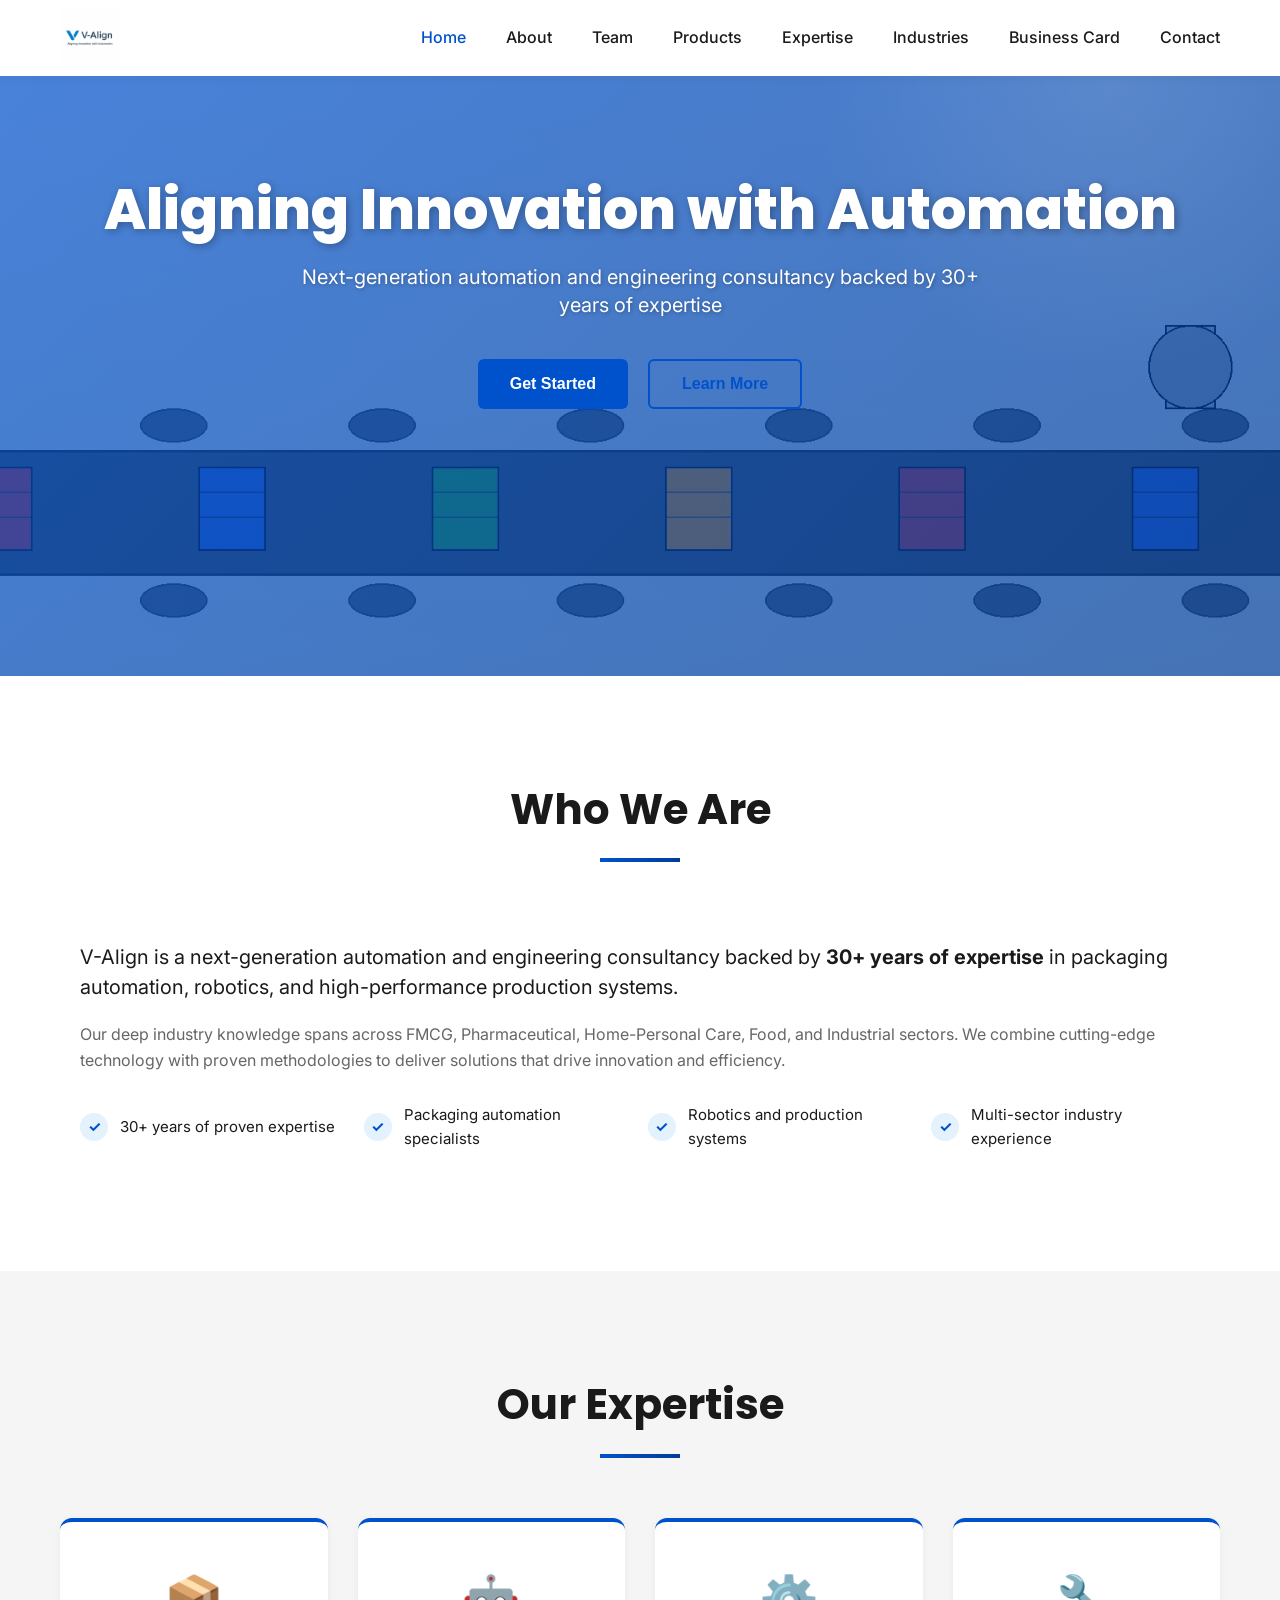
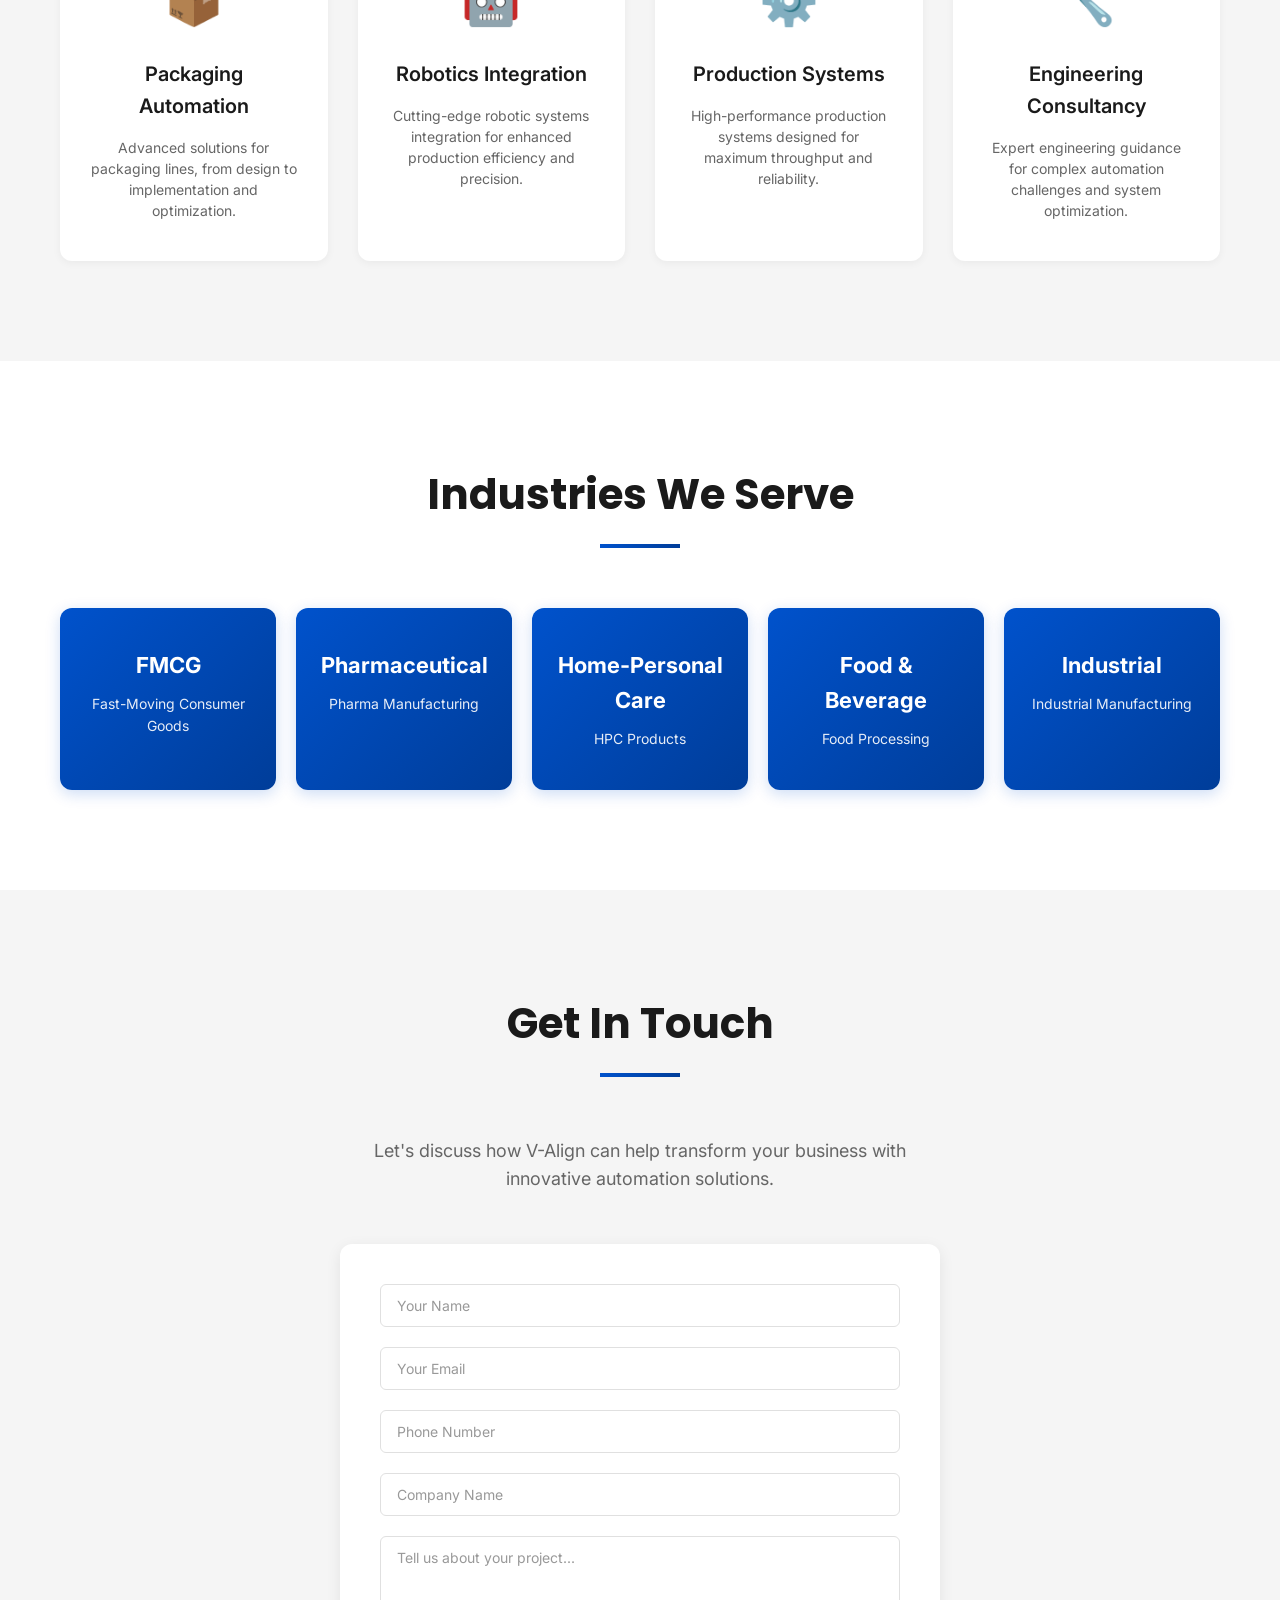
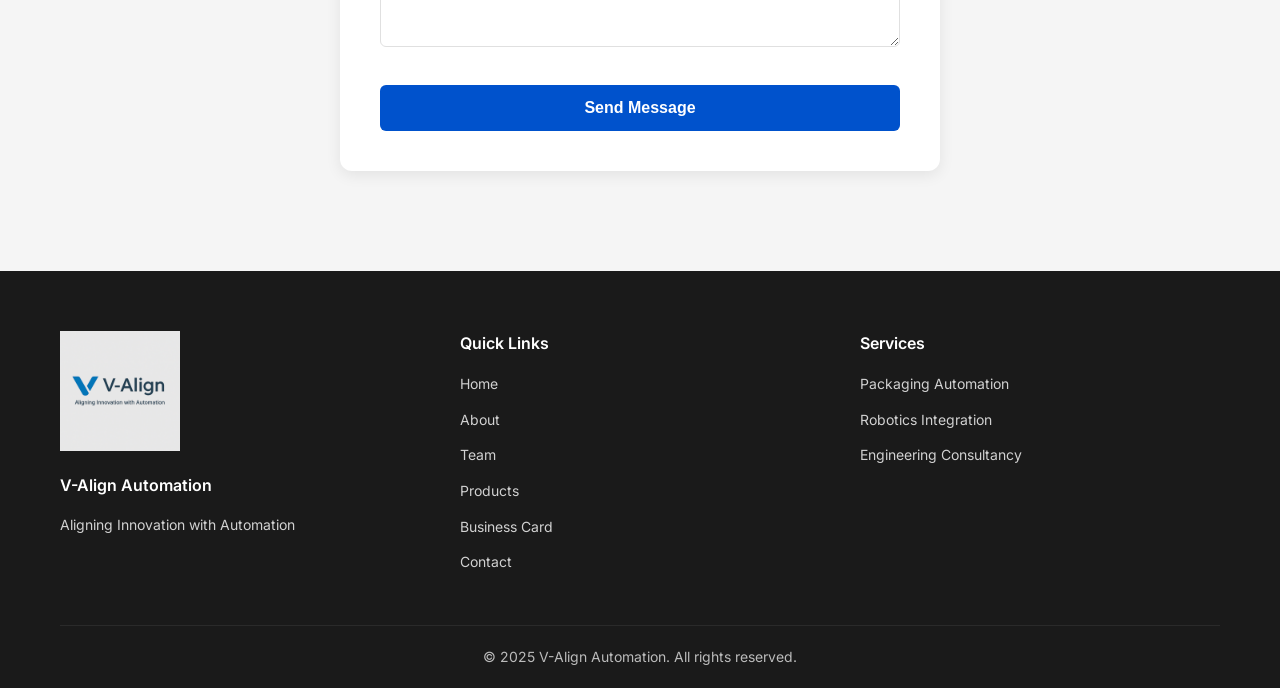
<file: index.html>
<!DOCTYPE html>
<html lang="en">
<head>
    <meta charset="UTF-8">
    <meta name="viewport" content="width=device-width, initial-scale=1.0">
    <title>V-Align Automation - Aligning Innovation with Automation</title>
    <meta name="description" content="Next-generation automation and engineering consultancy with 30+ years of expertise in packaging automation, robotics, and production systems.">
    <link rel="stylesheet" href="styles.css">
    <link rel="preconnect" href="https://fonts.googleapis.com">
    <link rel="preconnect" href="https://fonts.gstatic.com" crossorigin>
    <link href="https://fonts.googleapis.com/css2?family=Inter:wght@300;400;500;600;700&family=Poppins:wght@600;700;800&display=swap" rel="stylesheet">
</head>
<body>
    <!-- Navigation -->
    <nav class="navbar">
        <div class="container">
            <div class="nav-wrapper">
                <div class="logo">
                    <img src="logo.png" alt="V-Align Automation Logo" class="logo-image">
                </div>
                <button class="mobile-menu-toggle" id="mobileMenuToggle">
                    <span></span>
                    <span></span>
                    <span></span>
                </button>
                <ul class="nav-menu" id="navMenu">
                    <li><a href="#home" class="nav-link active">Home</a></li>
                    <li><a href="#about" class="nav-link">About</a></li>
                    <li><a href="team.html" class="nav-link">Team</a></li>
                    <li><a href="products.html" class="nav-link">Products</a></li>
                    <li><a href="#expertise" class="nav-link">Expertise</a></li>
                    <li><a href="#industries" class="nav-link">Industries</a></li>
                    <li><a href="business-card.html" class="nav-link">Business Card</a></li>
                    <li><a href="#contact" class="nav-link">Contact</a></li>
                </ul>
            </div>
        </div>
    </nav>

    <!-- Hero Section -->
    <section class="hero" id="home">
        <div class="hero-background"></div>
        <div class="container">
            <div class="hero-content">
                <h1 class="hero-title">Aligning Innovation with Automation</h1>
                <p class="hero-subtitle">Next-generation automation and engineering consultancy backed by 30+ years of expertise</p>
                <div class="hero-buttons">
                    <button class="btn btn-primary" onclick="document.getElementById('contact').scrollIntoView({behavior: 'smooth'})">Get Started</button>
                    <button class="btn btn-secondary" onclick="document.getElementById('about').scrollIntoView({behavior: 'smooth'})">Learn More</button>
                </div>
            </div>
        </div>
    </section>

    <!-- About Section -->
    <section class="about" id="about">
        <div class="container">
            <div class="section-header">
                <h2>Who We Are</h2>
                <div class="header-underline"></div>
            </div>
            <div class="about-grid">
                <div class="about-content">
                    <p class="about-intro">
                        V-Align is a next-generation automation and engineering consultancy backed by <strong>30+ years of expertise</strong> in packaging automation, robotics, and high-performance production systems.
                    </p>
                    <p class="about-description">
                        Our deep industry knowledge spans across FMCG, Pharmaceutical, Home-Personal Care, Food, and Industrial sectors. We combine cutting-edge technology with proven methodologies to deliver solutions that drive innovation and efficiency.
                    </p>
                    <div class="about-highlights">
                        <div class="highlight-item">
                            <span class="highlight-icon">✓</span>
                            <span>30+ years of proven expertise</span>
                        </div>
                        <div class="highlight-item">
                            <span class="highlight-icon">✓</span>
                            <span>Packaging automation specialists</span>
                        </div>
                        <div class="highlight-item">
                            <span class="highlight-icon">✓</span>
                            <span>Robotics and production systems</span>
                        </div>
                        <div class="highlight-item">
                            <span class="highlight-icon">✓</span>
                            <span>Multi-sector industry experience</span>
                        </div>
                    </div>
                </div>
            </div>
        </div>
    </section>

    <!-- Expertise Section -->
    <section class="expertise" id="expertise">
        <div class="container">
            <div class="section-header">
                <h2>Our Expertise</h2>
                <div class="header-underline"></div>
            </div>
            <div class="expertise-grid">
                <div class="expertise-card">
                    <div class="expertise-icon">📦</div>
                    <h3>Packaging Automation</h3>
                    <p>Advanced solutions for packaging lines, from design to implementation and optimization.</p>
                </div>
                <div class="expertise-card">
                    <div class="expertise-icon">🤖</div>
                    <h3>Robotics Integration</h3>
                    <p>Cutting-edge robotic systems integration for enhanced production efficiency and precision.</p>
                </div>
                <div class="expertise-card">
                    <div class="expertise-icon">⚙️</div>
                    <h3>Production Systems</h3>
                    <p>High-performance production systems designed for maximum throughput and reliability.</p>
                </div>
                <div class="expertise-card">
                    <div class="expertise-icon">🔧</div>
                    <h3>Engineering Consultancy</h3>
                    <p>Expert engineering guidance for complex automation challenges and system optimization.</p>
                </div>
            </div>
        </div>
    </section>

    <!-- Industries Section -->
    <section class="industries" id="industries">
        <div class="container">
            <div class="section-header">
                <h2>Industries We Serve</h2>
                <div class="header-underline"></div>
            </div>
            <div class="industries-grid">
                <div class="industry-card">
                    <h3>FMCG</h3>
                    <p>Fast-Moving Consumer Goods</p>
                </div>
                <div class="industry-card">
                    <h3>Pharmaceutical</h3>
                    <p>Pharma Manufacturing</p>
                </div>
                <div class="industry-card">
                    <h3>Home-Personal Care</h3>
                    <p>HPC Products</p>
                </div>
                <div class="industry-card">
                    <h3>Food & Beverage</h3>
                    <p>Food Processing</p>
                </div>
                <div class="industry-card">
                    <h3>Industrial</h3>
                    <p>Industrial Manufacturing</p>
                </div>
            </div>
        </div>
    </section>

    <!-- Contact Section -->
    <section class="contact" id="contact">
        <div class="container">
            <div class="section-header">
                <h2>Get In Touch</h2>
                <div class="header-underline"></div>
            </div>
            <div class="contact-content">
                <p class="contact-intro">
                    Let's discuss how V-Align can help transform your business with innovative automation solutions.
                </p>
                <form class="contact-form" id="contactForm">
                    <div class="form-group">
                        <input type="text" placeholder="Your Name" required>
                    </div>
                    <div class="form-group">
                        <input type="email" placeholder="Your Email" required>
                    </div>
                    <div class="form-group">
                        <input type="tel" placeholder="Phone Number">
                    </div>
                    <div class="form-group">
                        <input type="text" placeholder="Company Name">
                    </div>
                    <div class="form-group">
                        <textarea placeholder="Tell us about your project..." rows="5" required></textarea>
                    </div>
                    <button type="submit" class="btn btn-primary">Send Message</button>
                </form>
            </div>
        </div>
    </section>

    <!-- Footer -->
    <footer class="footer">
        <div class="container">
            <div class="footer-content">
                <div class="footer-section">
                    <img src="logo.png" alt="V-Align Automation Logo" class="footer-logo">
                    <h4>V-Align Automation</h4>
                    <p>Aligning Innovation with Automation</p>
                </div>
                <div class="footer-section">
                    <h4>Quick Links</h4>
                    <ul>
                        <li><a href="#home">Home</a></li>
                        <li><a href="#about">About</a></li>
                        <li><a href="team.html">Team</a></li>
                        <li><a href="products.html">Products</a></li>
                        <li><a href="business-card.html">Business Card</a></li>
                        <li><a href="#contact">Contact</a></li>
                    </ul>
                </div>
                <div class="footer-section">
                    <h4>Services</h4>
                    <ul>
                        <li><a href="#expertise">Packaging Automation</a></li>
                        <li><a href="#expertise">Robotics Integration</a></li>
                        <li><a href="#expertise">Engineering Consultancy</a></li>
                    </ul>
                </div>
            </div>
            <div class="footer-bottom">
                <p>&copy; 2025 V-Align Automation. All rights reserved.</p>
            </div>
        </div>
    </footer>

    <script src="script.js"></script>
</body>
</html>
</file>
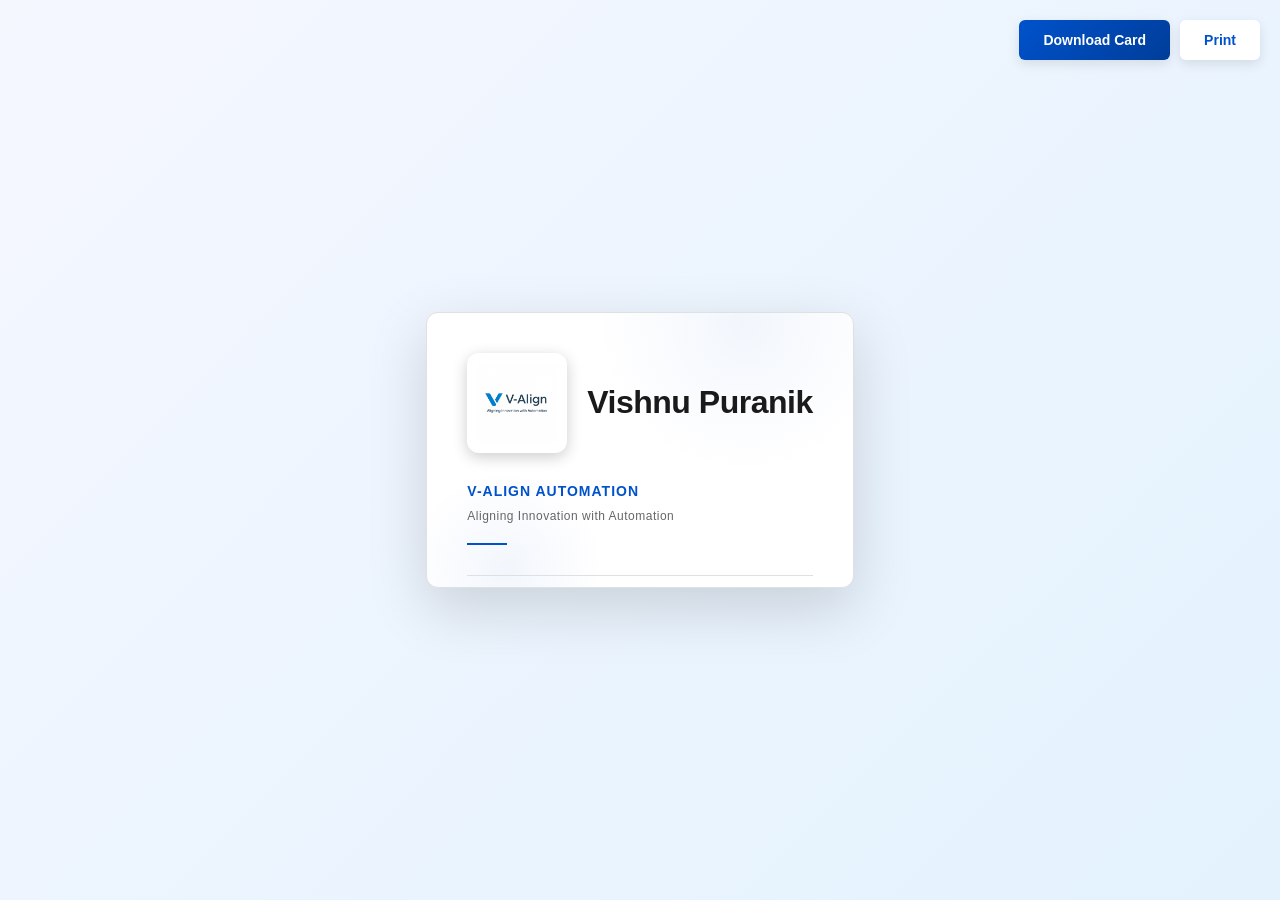
<file: business-card.html>
<!DOCTYPE html>
<html lang="en">
<head>
    <meta charset="UTF-8">
    <meta name="viewport" content="width=device-width, initial-scale=1.0">
    <title>Business Card - Vishnu Puranik</title>
    <style>
        * {
            margin: 0;
            padding: 0;
            box-sizing: border-box;
        }

        body {
            font-family: 'Inter', sans-serif;
            display: flex;
            justify-content: center;
            align-items: center;
            min-height: 100vh;
            background: linear-gradient(135deg, #f5f7ff 0%, #e3f2fd 100%);
            padding: 20px;
        }

        .card-container {
            perspective: 1000px;
        }

        .business-card {
            width: 100%;
            max-width: 500px;
            aspect-ratio: 85 / 55;
            background: white;
            border-radius: 12px;
            padding: 40px;
            box-shadow: 0 20px 60px rgba(0, 0, 0, 0.15);
            display: flex;
            flex-direction: column;
            justify-content: space-between;
            position: relative;
            overflow: hidden;
            border: 1px solid #e0e0e0;
        }

        /* Background accent */
        .business-card::before {
            content: '';
            position: absolute;
            top: -50%;
            right: -10%;
            width: 300px;
            height: 300px;
            background: radial-gradient(circle, rgba(0, 82, 204, 0.05) 0%, transparent 70%);
            border-radius: 50%;
        }

        .business-card::after {
            content: '';
            position: absolute;
            bottom: -30%;
            left: -5%;
            width: 200px;
            height: 200px;
            background: radial-gradient(circle, rgba(0, 82, 204, 0.05) 0%, transparent 70%);
            border-radius: 50%;
        }

        .card-content {
            position: relative;
            z-index: 1;
            display: flex;
            flex-direction: column;
            justify-content: space-between;
            height: 100%;
        }

        .card-header {
            display: flex;
            align-items: center;
            gap: 20px;
            margin-bottom: 30px;
        }

        .card-logo {
            width: 100px;
            height: 100px;
            background: white;
            border-radius: 12px;
            padding: 10px;
            display: flex;
            align-items: center;
            justify-content: center;
            flex-shrink: 0;
            box-shadow: 0 4px 15px rgba(0, 0, 0, 0.2);
        }

        .card-logo img {
            width: 100%;
            height: 100%;
            object-fit: contain;
        }

        .card-name {
            color: #1a1a1a;
            font-size: 32px;
            font-weight: 700;
            letter-spacing: -0.5px;
        }

        .company-info {
            display: flex;
            flex-direction: column;
            gap: 10px;
            margin-bottom: 20px;
        }

        .company-name {
            color: #0052CC;
            font-size: 14px;
            font-weight: 600;
            letter-spacing: 1px;
            text-transform: uppercase;
            opacity: 1;
        }

        .tagline {
            color: #666;
            font-size: 12px;
            letter-spacing: 0.5px;
        }

        .divider {
            width: 40px;
            height: 2px;
            background: #0052CC;
            margin: 10px 0;
        }

        .card-footer {
            display: flex;
            flex-direction: column;
            gap: 8px;
            border-top: 1px solid #e0e0e0;
            padding-top: 20px;
        }

        .contact-item {
            color: #1a1a1a;
            font-size: 11px;
            display: flex;
            align-items: center;
            gap: 10px;
        }

        .contact-icon {
            width: 16px;
            height: 16px;
            background: #0052CC;
            border-radius: 3px;
            display: flex;
            align-items: center;
            justify-content: center;
            font-size: 9px;
            color: white;
        }

        .contact-text {
            flex: 1;
        }

        /* Print Styles */
        @media print {
            body {
                background: white;
                padding: 0;
            }

            .business-card {
                box-shadow: none;
                max-width: none;
                width: 500px;
                aspect-ratio: 85 / 55;
            }

            .print-button {
                display: none;
            }
        }

        /* Controls */
        .controls {
            position: fixed;
            top: 20px;
            right: 20px;
            display: flex;
            gap: 10px;
            z-index: 100;
        }

        .btn {
            padding: 12px 24px;
            border: none;
            border-radius: 6px;
            font-size: 14px;
            font-weight: 600;
            cursor: pointer;
            transition: all 0.3s ease;
            background: white;
            color: #0052CC;
            box-shadow: 0 4px 12px rgba(0, 0, 0, 0.1);
        }

        .btn:hover {
            transform: translateY(-2px);
            box-shadow: 0 6px 20px rgba(0, 0, 0, 0.15);
        }

        .btn-download {
            background: linear-gradient(135deg, #0052CC 0%, #003D99 100%);
            color: white;
        }

        /* Responsive */
        @media (max-width: 768px) {
            .business-card {
                padding: 30px;
            }

            .card-header {
                gap: 15px;
                margin-bottom: 20px;
            }

            .card-logo {
                width: 80px;
                height: 80px;
            }

            .card-name {
                font-size: 24px;
            }

            .controls {
                flex-direction: column;
                top: 10px;
                right: 10px;
            }

            .btn {
                padding: 10px 16px;
                font-size: 12px;
            }
        }
    </style>
</head>
<body>
    <div class="controls">
        <button class="btn btn-download" onclick="downloadCard()">Download Card</button>
        <button class="btn print-button" onclick="window.print()">Print</button>
    </div>

    <div class="card-container">
        <div class="business-card" id="businessCard">
            <div class="card-content">
                <div>
                    <div class="card-header">
                        <div class="card-logo">
                            <img src="logo.png" alt="V-Align Automation Logo">
                        </div>
                        <div>
                            <div class="card-name">Vishnu Puranik</div>
                        </div>
                    </div>
                    <div class="company-info">
                        <div class="company-name">V-Align Automation</div>
                        <div class="tagline">Aligning Innovation with Automation</div>
                        <div class="divider"></div>
                    </div>
                </div>

                <div class="card-footer">
                    <div class="contact-item">
                        <div class="contact-icon">✉</div>
                        <div class="contact-text">info@v-alignautomation.com</div>
                    </div>
                    <div class="contact-item">
                        <div class="contact-icon">☎</div>
                        <div class="contact-text">+91 6360-558-726</div>
                    </div>
                    <div class="contact-item">
                        <div class="contact-icon">🌐</div>
                        <div class="contact-text">v-align-automation.github.io</div>
                    </div>
                </div>
            </div>
        </div>
    </div>

    <script>
        function downloadCard() {
            // Create canvas from the card element
            const card = document.getElementById('businessCard');
            const canvas = document.createElement('canvas');
            
            // Set canvas dimensions to match business card (85mm x 55mm in pixels at 96 DPI)
            canvas.width = 800;  // Width: ~85mm
            canvas.height = 520; // Height: ~55mm
            
            // Use html2canvas library or download as image
            // For now, trigger print dialog which allows PDF download
            window.print();
        }

        // Keyboard shortcut for print
        document.addEventListener('keydown', function(e) {
            if (e.ctrlKey && e.key === 'p') {
                e.preventDefault();
                window.print();
            }
        });
    </script>
</body>
</html>
</file>
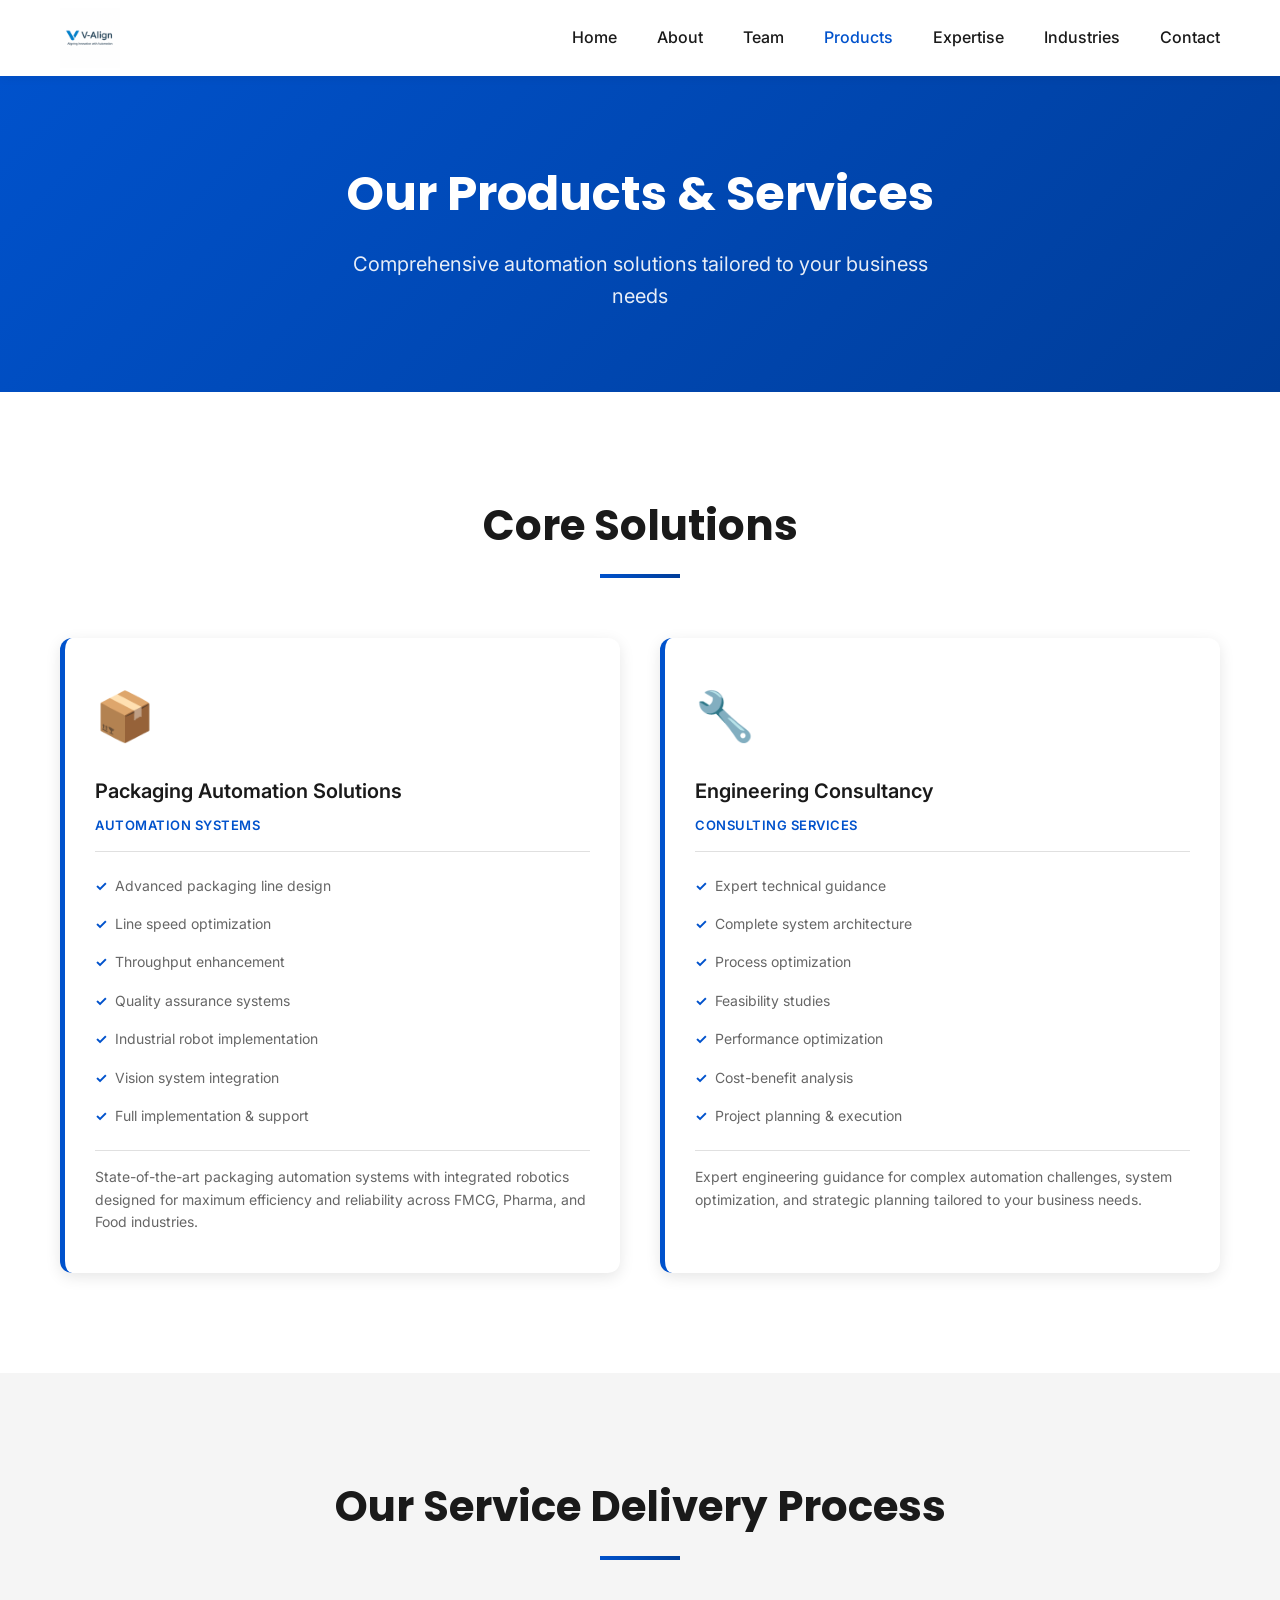
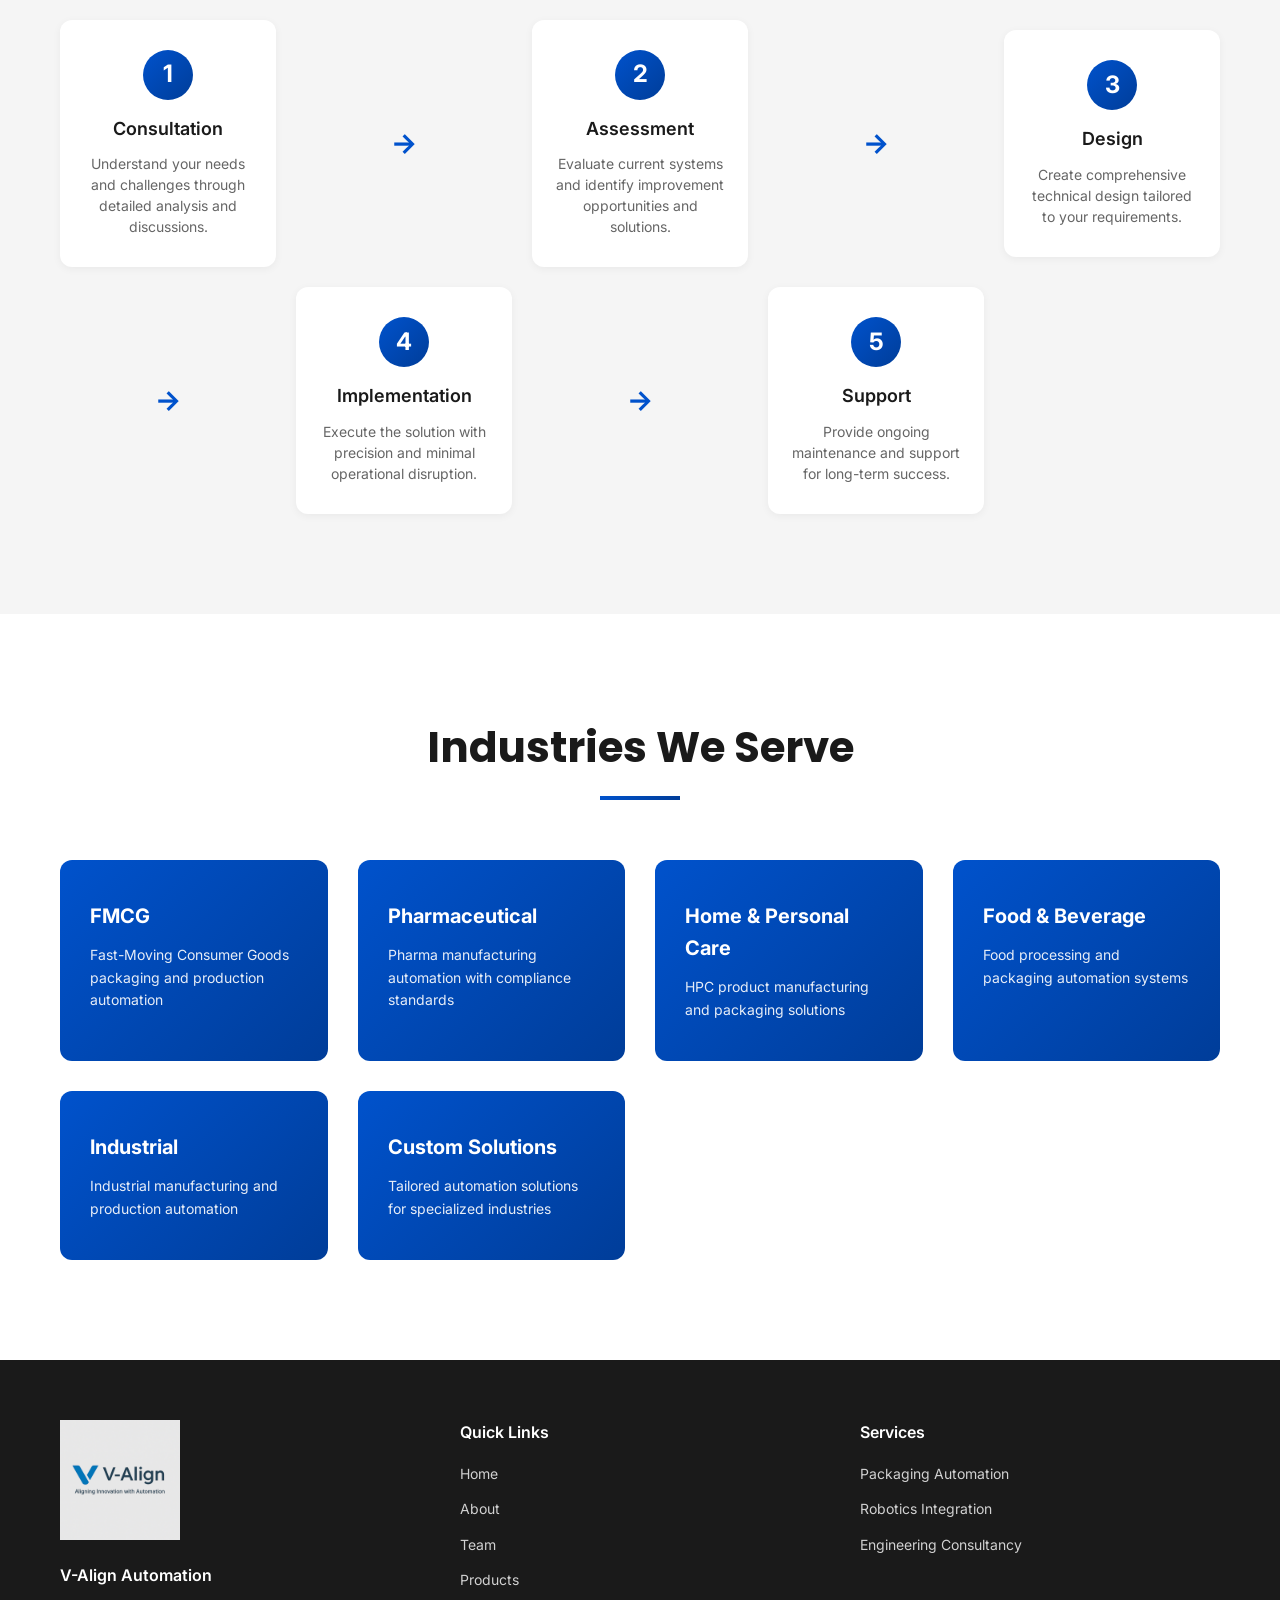
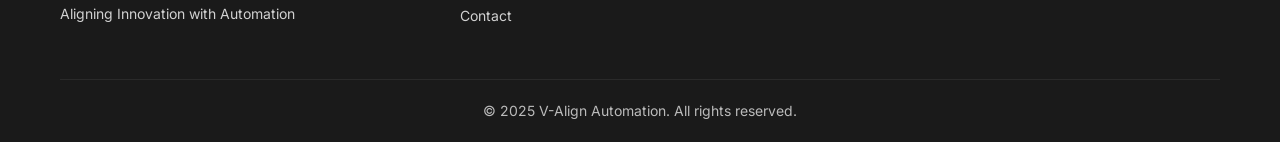
<file: products.html>
<!DOCTYPE html>
<html lang="en">
<head>
    <meta charset="UTF-8">
    <meta name="viewport" content="width=device-width, initial-scale=1.0">
    <title>Products & Services - V-Align Automation</title>
    <meta name="description" content="Explore V-Align Automation's comprehensive suite of products and services for automation solutions.">
    <link rel="stylesheet" href="styles.css">
    <link rel="preconnect" href="https://fonts.googleapis.com">
    <link rel="preconnect" href="https://fonts.gstatic.com" crossorigin>
    <link href="https://fonts.googleapis.com/css2?family=Inter:wght@300;400;500;600;700&family=Poppins:wght@600;700;800&display=swap" rel="stylesheet">
</head>
<body>
    <!-- Navigation -->
    <nav class="navbar">
        <div class="container">
            <div class="nav-wrapper">
                <div class="logo">
                    <img src="logo.png" alt="V-Align Automation Logo" class="logo-image">
                </div>
                <button class="mobile-menu-toggle" id="mobileMenuToggle">
                    <span></span>
                    <span></span>
                    <span></span>
                </button>
                <ul class="nav-menu" id="navMenu">
                    <li><a href="index.html#home" class="nav-link">Home</a></li>
                    <li><a href="index.html#about" class="nav-link">About</a></li>
                    <li><a href="team.html" class="nav-link">Team</a></li>
                    <li><a href="products.html" class="nav-link active">Products</a></li>
                    <li><a href="index.html#expertise" class="nav-link">Expertise</a></li>
                    <li><a href="index.html#industries" class="nav-link">Industries</a></li>
                    <li><a href="index.html#contact" class="nav-link">Contact</a></li>
                </ul>
            </div>
        </div>
    </nav>

    <!-- Page Header -->
    <section class="page-header">
        <div class="container">
            <h1>Our Products & Services</h1>
            <p>Comprehensive automation solutions tailored to your business needs</p>
        </div>
    </section>

    <!-- Products Section -->
    <section class="products-section">
        <div class="container">
            <div class="section-header">
                <h2>Core Solutions</h2>
                <div class="header-underline"></div>
            </div>

            <div class="products-grid">
                <!-- Product 1 -->
                <div class="product-card">
                    <div class="product-icon">📦</div>
                    <h3>Packaging Automation Solutions</h3>
                    <p class="product-category">Automation Systems</p>
                    <ul class="product-features">
                        <li>Advanced packaging line design</li>
                        <li>Line speed optimization</li>
                        <li>Throughput enhancement</li>
                        <li>Quality assurance systems</li>
                        <li>Industrial robot implementation</li>
                        <li>Vision system integration</li>
                        <li>Full implementation & support</li>
                    </ul>
                    <p class="product-description">
                        State-of-the-art packaging automation systems with integrated robotics designed for maximum efficiency and reliability across FMCG, Pharma, and Food industries.
                    </p>
                </div>

                <!-- Product 2 -->
                <div class="product-card">
                    <div class="product-icon">🔧</div>
                    <h3>Engineering Consultancy</h3>
                    <p class="product-category">Consulting Services</p>
                    <ul class="product-features">
                        <li>Expert technical guidance</li>
                        <li>Complete system architecture</li>
                        <li>Process optimization</li>
                        <li>Feasibility studies</li>
                        <li>Performance optimization</li>
                        <li>Cost-benefit analysis</li>
                        <li>Project planning & execution</li>
                    </ul>
                    <p class="product-description">
                        Expert engineering guidance for complex automation challenges, system optimization, and strategic planning tailored to your business needs.
                    </p>
                </div>
            </div>
        </div>
    </section>

    <!-- Service Delivery Section -->
    <section class="service-delivery">
        <div class="container">
            <div class="section-header">
                <h2>Our Service Delivery Process</h2>
                <div class="header-underline"></div>
            </div>

            <div class="process-grid">
                <div class="process-step">
                    <div class="step-number">1</div>
                    <h3>Consultation</h3>
                    <p>Understand your needs and challenges through detailed analysis and discussions.</p>
                </div>
                <div class="process-arrow">→</div>
                <div class="process-step">
                    <div class="step-number">2</div>
                    <h3>Assessment</h3>
                    <p>Evaluate current systems and identify improvement opportunities and solutions.</p>
                </div>
                <div class="process-arrow">→</div>
                <div class="process-step">
                    <div class="step-number">3</div>
                    <h3>Design</h3>
                    <p>Create comprehensive technical design tailored to your requirements.</p>
                </div>
                <div class="process-arrow">→</div>
                <div class="process-step">
                    <div class="step-number">4</div>
                    <h3>Implementation</h3>
                    <p>Execute the solution with precision and minimal operational disruption.</p>
                </div>
                <div class="process-arrow">→</div>
                <div class="process-step">
                    <div class="step-number">5</div>
                    <h3>Support</h3>
                    <p>Provide ongoing maintenance and support for long-term success.</p>
                </div>
            </div>
        </div>
    </section>

    <!-- Industries Served -->
    <section class="served-industries">
        <div class="container">
            <div class="section-header">
                <h2>Industries We Serve</h2>
                <div class="header-underline"></div>
            </div>

            <div class="industries-list">
                <div class="industry-item">
                    <h4>FMCG</h4>
                    <p>Fast-Moving Consumer Goods packaging and production automation</p>
                </div>
                <div class="industry-item">
                    <h4>Pharmaceutical</h4>
                    <p>Pharma manufacturing automation with compliance standards</p>
                </div>
                <div class="industry-item">
                    <h4>Home & Personal Care</h4>
                    <p>HPC product manufacturing and packaging solutions</p>
                </div>
                <div class="industry-item">
                    <h4>Food & Beverage</h4>
                    <p>Food processing and packaging automation systems</p>
                </div>
                <div class="industry-item">
                    <h4>Industrial</h4>
                    <p>Industrial manufacturing and production automation</p>
                </div>
                <div class="industry-item">
                    <h4>Custom Solutions</h4>
                    <p>Tailored automation solutions for specialized industries</p>
                </div>
            </div>
        </div>
    </section>

    <!-- Footer -->
    <footer class="footer">
        <div class="container">
            <div class="footer-content">
                <div class="footer-section">
                    <img src="logo.png" alt="V-Align Automation Logo" class="footer-logo">
                    <h4>V-Align Automation</h4>
                    <p>Aligning Innovation with Automation</p>
                </div>
                <div class="footer-section">
                    <h4>Quick Links</h4>
                    <ul>
                        <li><a href="index.html#home">Home</a></li>
                        <li><a href="index.html#about">About</a></li>
                        <li><a href="team.html">Team</a></li>
                        <li><a href="products.html">Products</a></li>
                        <li><a href="index.html#contact">Contact</a></li>
                    </ul>
                </div>
                <div class="footer-section">
                    <h4>Services</h4>
                    <ul>
                        <li><a href="products.html">Packaging Automation</a></li>
                        <li><a href="products.html">Robotics Integration</a></li>
                        <li><a href="products.html">Engineering Consultancy</a></li>
                    </ul>
                </div>
            </div>
            <div class="footer-bottom">
                <p>&copy; 2025 V-Align Automation. All rights reserved.</p>
            </div>
        </div>
    </footer>

    <script src="script.js"></script>
</body>
</html>
</file>
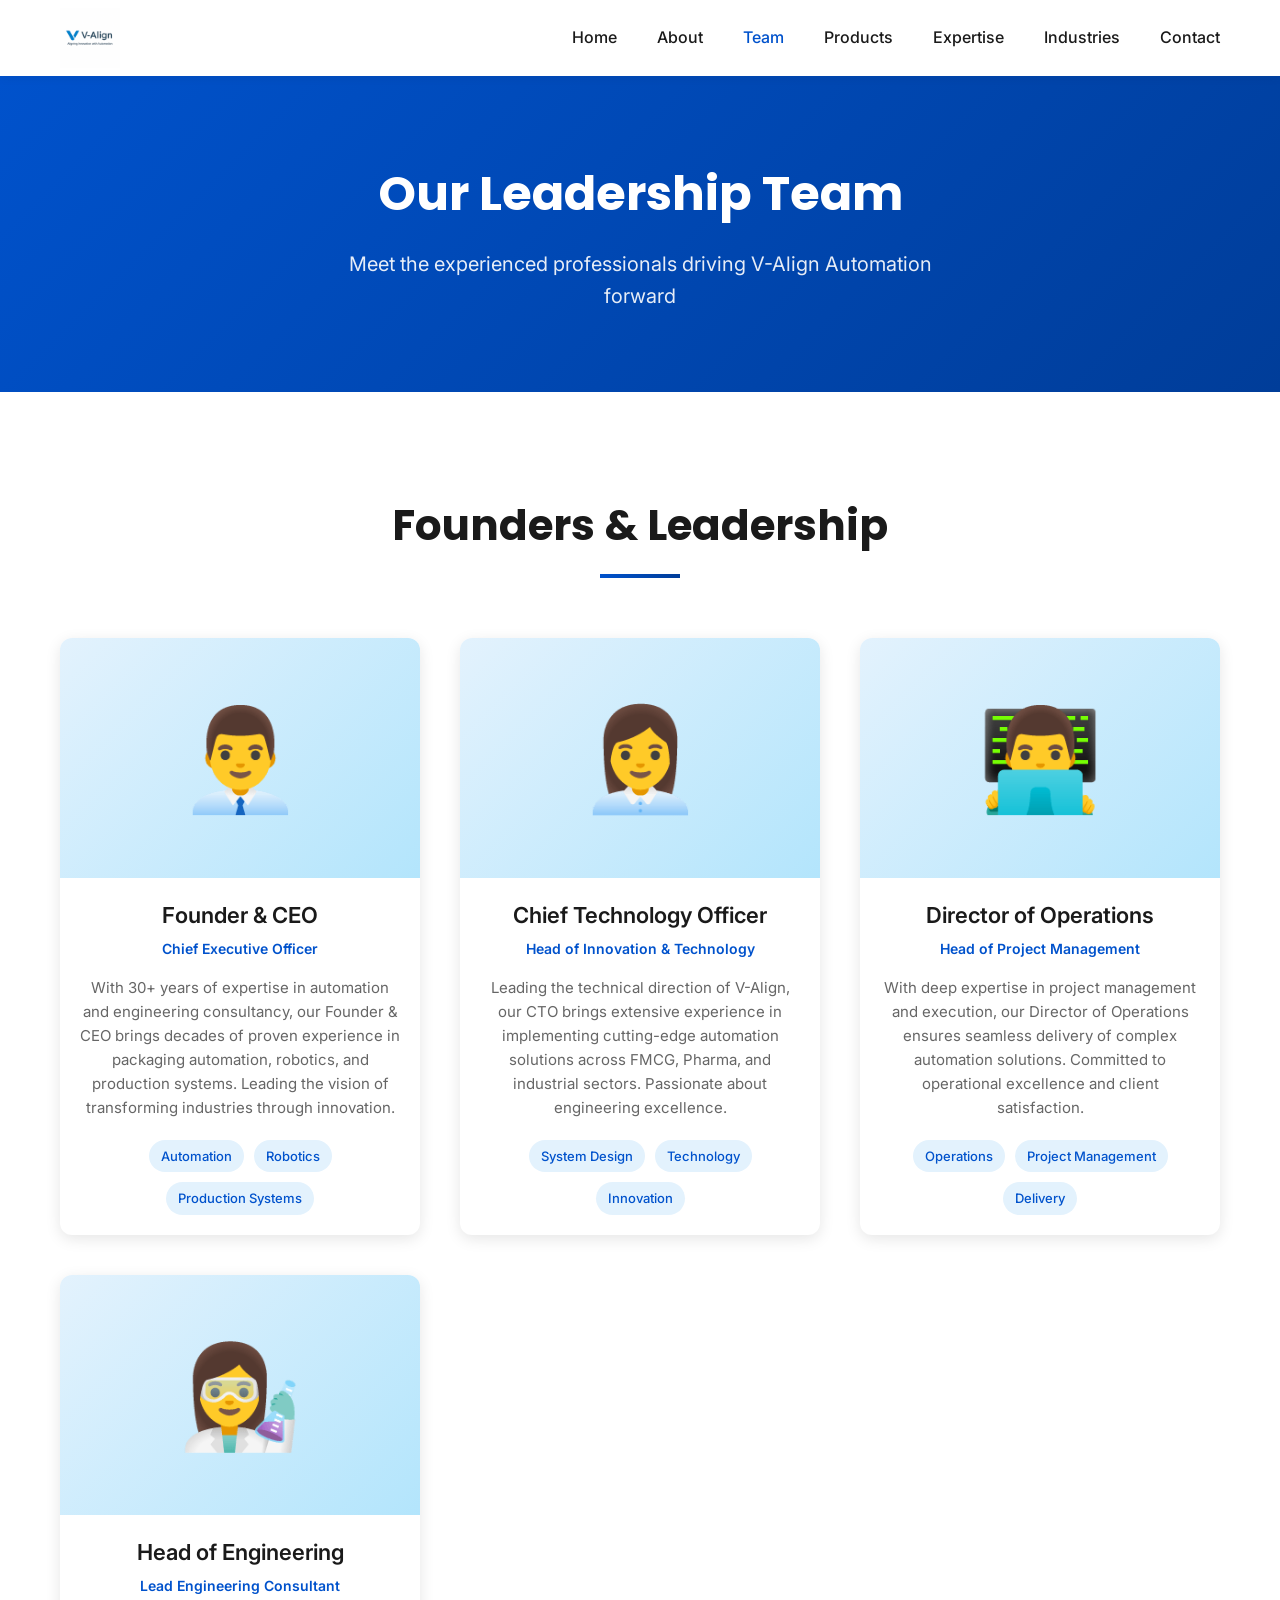
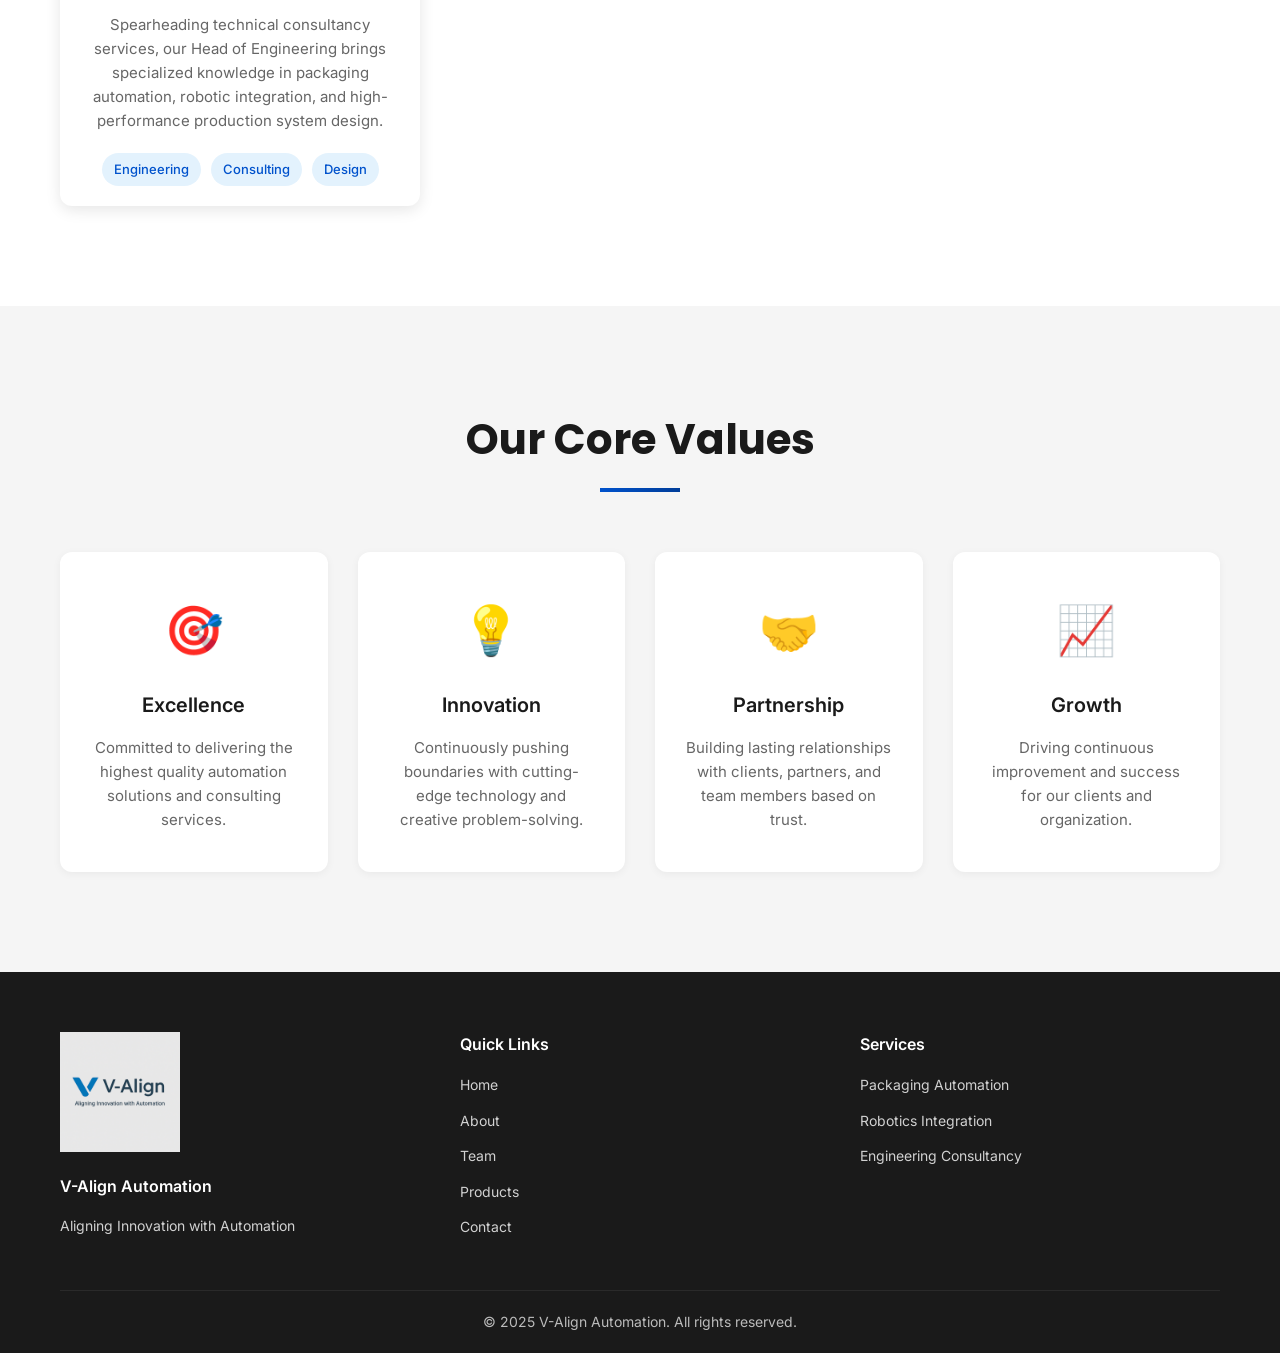
<file: team.html>
<!DOCTYPE html>
<html lang="en">
<head>
    <meta charset="UTF-8">
    <meta name="viewport" content="width=device-width, initial-scale=1.0">
    <title>Team - V-Align Automation</title>
    <meta name="description" content="Meet the experienced team behind V-Align Automation with 30+ years of combined expertise.">
    <link rel="stylesheet" href="styles.css">
    <link rel="preconnect" href="https://fonts.googleapis.com">
    <link rel="preconnect" href="https://fonts.gstatic.com" crossorigin>
    <link href="https://fonts.googleapis.com/css2?family=Inter:wght@300;400;500;600;700&family=Poppins:wght@600;700;800&display=swap" rel="stylesheet">
</head>
<body>
    <!-- Navigation -->
    <nav class="navbar">
        <div class="container">
            <div class="nav-wrapper">
                <div class="logo">
                    <img src="logo.png" alt="V-Align Automation Logo" class="logo-image">
                </div>
                <button class="mobile-menu-toggle" id="mobileMenuToggle">
                    <span></span>
                    <span></span>
                    <span></span>
                </button>
                <ul class="nav-menu" id="navMenu">
                    <li><a href="index.html#home" class="nav-link">Home</a></li>
                    <li><a href="index.html#about" class="nav-link">About</a></li>
                    <li><a href="team.html" class="nav-link active">Team</a></li>
                    <li><a href="products.html" class="nav-link">Products</a></li>
                    <li><a href="index.html#expertise" class="nav-link">Expertise</a></li>
                    <li><a href="index.html#industries" class="nav-link">Industries</a></li>
                    <li><a href="index.html#contact" class="nav-link">Contact</a></li>
                </ul>
            </div>
        </div>
    </nav>

    <!-- Page Header -->
    <section class="page-header">
        <div class="container">
            <h1>Our Leadership Team</h1>
            <p>Meet the experienced professionals driving V-Align Automation forward</p>
        </div>
    </section>

    <!-- Team Members Section -->
    <section class="team-section">
        <div class="container">
            <div class="section-header">
                <h2>Founders & Leadership</h2>
                <div class="header-underline"></div>
            </div>

            <div class="team-grid">
                <!-- Team Member 1 -->
                <div class="team-card">
                    <div class="team-image">
                        <div class="team-placeholder">👨‍💼</div>
                    </div>
                    <h3>Founder & CEO</h3>
                    <p class="team-role">Chief Executive Officer</p>
                    <p class="team-bio">
                        With 30+ years of expertise in automation and engineering consultancy, our Founder & CEO brings decades of proven experience in packaging automation, robotics, and production systems. Leading the vision of transforming industries through innovation.
                    </p>
                    <div class="team-expertise">
                        <span>Automation</span>
                        <span>Robotics</span>
                        <span>Production Systems</span>
                    </div>
                </div>

                <!-- Team Member 2 -->
                <div class="team-card">
                    <div class="team-image">
                        <div class="team-placeholder">👩‍💼</div>
                    </div>
                    <h3>Chief Technology Officer</h3>
                    <p class="team-role">Head of Innovation & Technology</p>
                    <p class="team-bio">
                        Leading the technical direction of V-Align, our CTO brings extensive experience in implementing cutting-edge automation solutions across FMCG, Pharma, and industrial sectors. Passionate about engineering excellence.
                    </p>
                    <div class="team-expertise">
                        <span>System Design</span>
                        <span>Technology</span>
                        <span>Innovation</span>
                    </div>
                </div>

                <!-- Team Member 3 -->
                <div class="team-card">
                    <div class="team-image">
                        <div class="team-placeholder">👨‍💻</div>
                    </div>
                    <h3>Director of Operations</h3>
                    <p class="team-role">Head of Project Management</p>
                    <p class="team-bio">
                        With deep expertise in project management and execution, our Director of Operations ensures seamless delivery of complex automation solutions. Committed to operational excellence and client satisfaction.
                    </p>
                    <div class="team-expertise">
                        <span>Operations</span>
                        <span>Project Management</span>
                        <span>Delivery</span>
                    </div>
                </div>

                <!-- Team Member 4 -->
                <div class="team-card">
                    <div class="team-image">
                        <div class="team-placeholder">👩‍🔬</div>
                    </div>
                    <h3>Head of Engineering</h3>
                    <p class="team-role">Lead Engineering Consultant</p>
                    <p class="team-bio">
                        Spearheading technical consultancy services, our Head of Engineering brings specialized knowledge in packaging automation, robotic integration, and high-performance production system design.
                    </p>
                    <div class="team-expertise">
                        <span>Engineering</span>
                        <span>Consulting</span>
                        <span>Design</span>
                    </div>
                </div>
            </div>
        </div>
    </section>

    <!-- Team Values Section -->
    <section class="team-values">
        <div class="container">
            <div class="section-header">
                <h2>Our Core Values</h2>
                <div class="header-underline"></div>
            </div>

            <div class="values-grid">
                <div class="value-card">
                    <div class="value-icon">🎯</div>
                    <h3>Excellence</h3>
                    <p>Committed to delivering the highest quality automation solutions and consulting services.</p>
                </div>
                <div class="value-card">
                    <div class="value-icon">💡</div>
                    <h3>Innovation</h3>
                    <p>Continuously pushing boundaries with cutting-edge technology and creative problem-solving.</p>
                </div>
                <div class="value-card">
                    <div class="value-icon">🤝</div>
                    <h3>Partnership</h3>
                    <p>Building lasting relationships with clients, partners, and team members based on trust.</p>
                </div>
                <div class="value-card">
                    <div class="value-icon">📈</div>
                    <h3>Growth</h3>
                    <p>Driving continuous improvement and success for our clients and organization.</p>
                </div>
            </div>
        </div>
    </section>

    <!-- Footer -->
    <footer class="footer">
        <div class="container">
            <div class="footer-content">
                <div class="footer-section">
                    <img src="logo.png" alt="V-Align Automation Logo" class="footer-logo">
                    <h4>V-Align Automation</h4>
                    <p>Aligning Innovation with Automation</p>
                </div>
                <div class="footer-section">
                    <h4>Quick Links</h4>
                    <ul>
                        <li><a href="index.html#home">Home</a></li>
                        <li><a href="index.html#about">About</a></li>
                        <li><a href="team.html">Team</a></li>
                        <li><a href="products.html">Products</a></li>
                        <li><a href="index.html#contact">Contact</a></li>
                    </ul>
                </div>
                <div class="footer-section">
                    <h4>Services</h4>
                    <ul>
                        <li><a href="index.html#expertise">Packaging Automation</a></li>
                        <li><a href="index.html#expertise">Robotics Integration</a></li>
                        <li><a href="index.html#expertise">Engineering Consultancy</a></li>
                    </ul>
                </div>
            </div>
            <div class="footer-bottom">
                <p>&copy; 2025 V-Align Automation. All rights reserved.</p>
            </div>
        </div>
    </footer>

    <script src="script.js"></script>
</body>
</html>
</file>
<file: styles.css>
/* Reset and Base Styles */
* {
    margin: 0;
    padding: 0;
    box-sizing: border-box;
}

html {
    scroll-behavior: smooth;
}

body {
    font-family: 'Inter', sans-serif;
    color: #333;
    line-height: 1.6;
    background-color: #ffffff;
}

/* Animations */
@keyframes fadeInDown {
    from {
        opacity: 0;
        transform: translateY(-30px);
    }
    to {
        opacity: 1;
        transform: translateY(0);
    }
}

/* Colors */
:root {
    --primary-blue: #0052CC;
    --dark-blue: #003D99;
    --light-blue: #E3F2FD;
    --light-gray: #F5F5F5;
    --medium-gray: #E0E0E0;
    --dark-gray: #666;
    --text-dark: #1a1a1a;
    --text-light: #666;
}

/* Container */
.container {
    max-width: 1200px;
    margin: 0 auto;
    padding: 0 20px;
}

/* Navigation Bar */
.navbar {
    background-color: #fff;
    box-shadow: 0 2px 10px rgba(0, 0, 0, 0.05);
    position: sticky;
    top: 0;
    z-index: 1000;
}

.nav-wrapper {
    display: flex;
    justify-content: space-between;
    align-items: center;
    padding: 8px 0;
}

.logo {
    display: flex;
    align-items: center;
    gap: 12px;
    font-weight: 700;
}

.logo-image {
    height: 60px;
    width: auto;
    object-fit: contain;
    transition: transform 0.3s ease;
    max-width: 250px;
}

.logo-image:hover {
    transform: scale(1.05);
}

.logo-icon {
    width: 40px;
    height: 40px;
    background: linear-gradient(135deg, #0052CC 0%, #003D99 100%);
    color: white;
    display: flex;
    align-items: center;
    justify-content: center;
    border-radius: 8px;
    font-size: 20px;
    font-weight: 800;
}

.logo-text {
    display: flex;
    flex-direction: column;
}

.logo-brand {
    font-size: 18px;
    color: var(--text-dark);
}

.logo-tagline {
    font-size: 11px;
    color: var(--primary-blue);
    font-weight: 600;
    letter-spacing: 0.5px;
}

/* Navigation Menu */
.nav-menu {
    display: flex;
    list-style: none;
    gap: 40px;
}

.nav-link {
    text-decoration: none;
    color: var(--text-dark);
    font-weight: 500;
    transition: color 0.3s ease;
}

.nav-link:hover,
.nav-link.active {
    color: var(--primary-blue);
}

/* Mobile Menu Toggle */
.mobile-menu-toggle {
    display: none;
    flex-direction: column;
    background: none;
    border: none;
    cursor: pointer;
    gap: 5px;
}

.mobile-menu-toggle span {
    width: 25px;
    height: 3px;
    background-color: var(--text-dark);
    transition: 0.3s;
}

/* Hero Section */
.hero {
    position: relative;
    padding: 100px 0;
    background: linear-gradient(135deg, rgba(0, 82, 204, 0.7) 0%, rgba(0, 61, 153, 0.7) 100%),
                url('packaging-line.jpg') center/cover no-repeat;
    background-attachment: fixed;
    overflow: hidden;
    min-height: 600px;
}

.hero-background {
    position: absolute;
    top: -50%;
    right: -10%;
    width: 600px;
    height: 600px;
    background: radial-gradient(circle, rgba(255, 255, 255, 0.1) 0%, transparent 70%);
    border-radius: 50%;
}

.hero-content {
    position: relative;
    z-index: 2;
    text-align: center;
}

.hero-logo {
    height: 300px;
    width: auto;
    object-fit: contain;
    margin-bottom: 30px;
    animation: fadeInDown 0.8s ease-out;
    max-width: 500px;
}

.hero-title {
    font-family: 'Poppins', sans-serif;
    font-size: 56px;
    font-weight: 800;
    color: #ffffff;
    margin-bottom: 20px;
    line-height: 1.2;
    text-shadow: 2px 2px 8px rgba(0, 0, 0, 0.3);
}

.hero-subtitle {
    font-size: 20px;
    color: #ffffff;
    margin-bottom: 40px;
    max-width: 700px;
    margin-left: auto;
    margin-right: auto;
    line-height: 1.4;
    text-shadow: 1px 1px 4px rgba(0, 0, 0, 0.3);
}

.hero-buttons {
    display: flex;
    gap: 20px;
    justify-content: center;
    flex-wrap: wrap;
}

/* Buttons */
.btn {
    padding: 14px 32px;
    border: none;
    border-radius: 6px;
    font-size: 16px;
    font-weight: 600;
    cursor: pointer;
    transition: all 0.3s ease;
}

.btn-primary {
    background-color: var(--primary-blue);
    color: white;
}

.btn-primary:hover {
    background-color: var(--dark-blue);
    transform: translateY(-2px);
    box-shadow: 0 8px 20px rgba(0, 82, 204, 0.3);
}

.btn-secondary {
    background-color: transparent;
    color: var(--primary-blue);
    border: 2px solid var(--primary-blue);
}

.btn-secondary:hover {
    background-color: var(--light-blue);
    transform: translateY(-2px);
}

/* Section Header */
.section-header {
    text-align: center;
    margin-bottom: 60px;
}

.section-header h2 {
    font-family: 'Poppins', sans-serif;
    font-size: 42px;
    font-weight: 700;
    color: var(--text-dark);
    margin-bottom: 15px;
}

.header-underline {
    width: 80px;
    height: 4px;
    background: linear-gradient(90deg, var(--primary-blue) 0%, var(--dark-blue) 100%);
    margin: 0 auto;
}

/* About Section */
.about {
    padding: 100px 0;
    background-color: #ffffff;
}

.about-grid {
    display: grid;
    grid-template-columns: 1fr;
    gap: 40px;
}

.about-content {
    padding: 20px;
}

.about-intro {
    font-size: 20px;
    color: var(--text-dark);
    margin-bottom: 20px;
    line-height: 1.5;
}

.about-description {
    font-size: 16px;
    color: var(--text-light);
    margin-bottom: 30px;
    line-height: 1.6;
}

.about-highlights {
    display: grid;
    grid-template-columns: repeat(auto-fit, minmax(250px, 1fr));
    gap: 15px;
    margin-top: 30px;
}

.highlight-item {
    display: flex;
    align-items: center;
    gap: 12px;
    font-size: 15px;
    color: var(--text-dark);
}

.highlight-icon {
    width: 28px;
    height: 28px;
    background-color: var(--light-blue);
    color: var(--primary-blue);
    display: flex;
    align-items: center;
    justify-content: center;
    border-radius: 50%;
    font-weight: bold;
    flex-shrink: 0;
}

/* Expertise Section */
.expertise {
    padding: 100px 0;
    background-color: var(--light-gray);
}

.expertise-grid {
    display: grid;
    grid-template-columns: repeat(auto-fit, minmax(250px, 1fr));
    gap: 30px;
}

.expertise-card {
    background: white;
    padding: 40px 30px;
    border-radius: 12px;
    text-align: center;
    transition: all 0.3s ease;
    box-shadow: 0 2px 8px rgba(0, 0, 0, 0.05);
    border-top: 4px solid var(--primary-blue);
}

.expertise-card:hover {
    transform: translateY(-8px);
    box-shadow: 0 12px 30px rgba(0, 82, 204, 0.15);
}

.expertise-icon {
    font-size: 48px;
    margin-bottom: 20px;
}

.expertise-card h3 {
    font-size: 20px;
    color: var(--text-dark);
    margin-bottom: 15px;
    font-weight: 600;
}

.expertise-card p {
    font-size: 14px;
    color: var(--text-light);
    line-height: 1.5;
}

/* Industries Section */
.industries {
    padding: 100px 0;
    background-color: #ffffff;
}

.industries-grid {
    display: grid;
    grid-template-columns: repeat(auto-fit, minmax(180px, 1fr));
    gap: 20px;
}

.industry-card {
    background: linear-gradient(135deg, #0052CC 0%, #003D99 100%);
    color: white;
    padding: 40px 20px;
    border-radius: 12px;
    text-align: center;
    transition: all 0.3s ease;
    box-shadow: 0 4px 15px rgba(0, 82, 204, 0.2);
}

.industry-card:hover {
    transform: translateY(-5px);
    box-shadow: 0 8px 25px rgba(0, 82, 204, 0.3);
}

.industry-card h3 {
    font-size: 22px;
    font-weight: 700;
    margin-bottom: 10px;
}

.industry-card p {
    font-size: 14px;
    opacity: 0.9;
}

/* Contact Section */
.contact {
    padding: 100px 0;
    background-color: var(--light-gray);
}

.contact-intro {
    text-align: center;
    font-size: 18px;
    color: var(--text-light);
    margin-bottom: 50px;
    max-width: 600px;
    margin-left: auto;
    margin-right: auto;
}

.contact-form {
    max-width: 600px;
    margin: 0 auto;
    background: white;
    padding: 40px;
    border-radius: 12px;
    box-shadow: 0 4px 15px rgba(0, 0, 0, 0.08);
}

.form-group {
    margin-bottom: 20px;
}

.form-group input,
.form-group textarea {
    width: 100%;
    padding: 12px 16px;
    border: 1px solid var(--medium-gray);
    border-radius: 6px;
    font-family: 'Inter', sans-serif;
    font-size: 14px;
    transition: border-color 0.3s ease;
}

.form-group input:focus,
.form-group textarea:focus {
    outline: none;
    border-color: var(--primary-blue);
    box-shadow: 0 0 0 3px rgba(0, 82, 204, 0.1);
}

.form-group input::placeholder,
.form-group textarea::placeholder {
    color: #999;
}

.contact-form .btn {
    width: 100%;
    margin-top: 10px;
}

/* Footer */
.footer {
    background-color: var(--text-dark);
    color: white;
    padding: 60px 0 20px;
}

.footer-content {
    display: grid;
    grid-template-columns: repeat(auto-fit, minmax(250px, 1fr));
    gap: 40px;
    margin-bottom: 40px;
}

.footer-section h4 {
    font-size: 16px;
    font-weight: 600;
    margin-bottom: 15px;
}

.footer-logo {
    height: 120px;
    width: auto;
    object-fit: contain;
    margin-bottom: 15px;
    opacity: 0.9;
    max-width: 250px;
}

.footer-section p {
    font-size: 14px;
    opacity: 0.8;
    line-height: 1.6;
}

.footer-section ul {
    list-style: none;
}

.footer-section ul li {
    margin-bottom: 10px;
}

.footer-section a {
    color: white;
    text-decoration: none;
    font-size: 14px;
    opacity: 0.8;
    transition: opacity 0.3s ease;
}

.footer-section a:hover {
    opacity: 1;
}

.footer-bottom {
    border-top: 1px solid rgba(255, 255, 255, 0.1);
    padding-top: 20px;
    text-align: center;
    font-size: 14px;
    opacity: 0.7;
}

/* Responsive Design */
@media (max-width: 768px) {
    .mobile-menu-toggle {
        display: flex;
    }

    .nav-menu {
        position: absolute;
        top: 70px;
        left: 0;
        right: 0;
        background-color: white;
        flex-direction: column;
        gap: 0;
        list-style: none;
        display: none;
        box-shadow: 0 8px 16px rgba(0, 0, 0, 0.1);
    }

    .nav-menu.active {
        display: flex;
    }

    .nav-menu li {
        border-bottom: 1px solid var(--light-gray);
    }

    .nav-link {
        display: block;
        padding: 15px 20px;
    }

    .hero-title {
        font-size: 36px;
    }

    .hero-subtitle {
        font-size: 16px;
    }

    .hero-buttons {
        flex-direction: column;
    }

    .btn {
        width: 100%;
    }

    .section-header h2 {
        font-size: 32px;
    }

    .expertise-grid {
        grid-template-columns: 1fr;
    }

    .industries-grid {
        grid-template-columns: repeat(2, 1fr);
    }

    .about-highlights {
        grid-template-columns: 1fr;
    }
}

@media (max-width: 480px) {
    .container {
        padding: 0 15px;
    }

    .logo {
        gap: 8px;
    }

    .logo-brand {
        font-size: 16px;
    }

    .hero {
        padding: 80px 0;
    }

    .hero-title {
        font-size: 28px;
    }

    .hero-subtitle {
        font-size: 14px;
    }

    .section-header h2 {
        font-size: 24px;
    }

    .nav-menu {
        top: 60px;
    }

    .industries-grid {
        grid-template-columns: 1fr;
    }

    .footer-content {
        gap: 20px;
    }
}

/* Page Header */
.page-header {
    background: linear-gradient(135deg, #0052CC 0%, #003D99 100%);
    color: white;
    padding: 80px 0;
    text-align: center;
}

.page-header h1 {
    font-family: 'Poppins', sans-serif;
    font-size: 48px;
    font-weight: 700;
    margin-bottom: 15px;
}

.page-header p {
    font-size: 20px;
    opacity: 0.9;
    max-width: 600px;
    margin: 0 auto;
}

/* Team Section */
.team-section {
    padding: 100px 0;
    background-color: #ffffff;
}

.team-grid {
    display: grid;
    grid-template-columns: repeat(auto-fit, minmax(280px, 1fr));
    gap: 40px;
}

.team-card {
    background: white;
    border-radius: 12px;
    overflow: hidden;
    box-shadow: 0 4px 15px rgba(0, 0, 0, 0.1);
    transition: all 0.3s ease;
    text-align: center;
}

.team-card:hover {
    transform: translateY(-10px);
    box-shadow: 0 12px 30px rgba(0, 82, 204, 0.15);
}

.team-image {
    background: linear-gradient(135deg, #E3F2FD 0%, #B3E5FC 100%);
    padding: 40px 20px;
    font-size: 80px;
}

.team-placeholder {
    font-size: 100px;
}

.team-card h3 {
    font-size: 22px;
    font-weight: 600;
    color: var(--text-dark);
    padding: 20px 20px 5px;
}

.team-role {
    font-size: 14px;
    color: var(--primary-blue);
    font-weight: 600;
    padding: 0 20px;
    margin-bottom: 15px;
}

.team-bio {
    font-size: 15px;
    color: var(--text-light);
    line-height: 1.6;
    padding: 0 20px;
    margin-bottom: 20px;
}

.team-expertise {
    display: flex;
    flex-wrap: wrap;
    gap: 10px;
    justify-content: center;
    padding: 0 20px 20px;
}

.team-expertise span {
    background-color: var(--light-blue);
    color: var(--primary-blue);
    padding: 6px 12px;
    border-radius: 20px;
    font-size: 13px;
    font-weight: 500;
}

/* Team Values Section */
.team-values {
    padding: 100px 0;
    background-color: var(--light-gray);
}

.values-grid {
    display: grid;
    grid-template-columns: repeat(auto-fit, minmax(250px, 1fr));
    gap: 30px;
}

.value-card {
    background: white;
    padding: 40px 30px;
    border-radius: 12px;
    text-align: center;
    box-shadow: 0 2px 8px rgba(0, 0, 0, 0.05);
    transition: all 0.3s ease;
}

.value-card:hover {
    transform: translateY(-5px);
    box-shadow: 0 8px 20px rgba(0, 0, 0, 0.1);
}

.value-icon {
    font-size: 48px;
    margin-bottom: 20px;
}

.value-card h3 {
    font-size: 20px;
    font-weight: 600;
    color: var(--text-dark);
    margin-bottom: 15px;
}

.value-card p {
    font-size: 15px;
    color: var(--text-light);
    line-height: 1.6;
}

/* Products Section */
.products-section {
    padding: 100px 0;
    background-color: #ffffff;
}

.products-grid {
    display: grid;
    grid-template-columns: repeat(auto-fit, minmax(350px, 1fr));
    gap: 40px;
}

.product-card {
    background: white;
    padding: 40px 30px;
    border-radius: 12px;
    box-shadow: 0 4px 15px rgba(0, 0, 0, 0.1);
    transition: all 0.3s ease;
    border-left: 5px solid var(--primary-blue);
}

.product-card:hover {
    transform: translateY(-8px);
    box-shadow: 0 12px 30px rgba(0, 82, 204, 0.15);
}

.product-icon {
    font-size: 48px;
    margin-bottom: 20px;
}

.product-card h3 {
    font-size: 20px;
    font-weight: 600;
    color: var(--text-dark);
    margin-bottom: 8px;
}

.product-category {
    font-size: 13px;
    color: var(--primary-blue);
    font-weight: 600;
    margin-bottom: 15px;
    text-transform: uppercase;
    letter-spacing: 0.5px;
}

.product-features {
    list-style: none;
    margin: 15px 0;
    padding: 15px 0;
    border-top: 1px solid var(--medium-gray);
    border-bottom: 1px solid var(--medium-gray);
}

.product-features li {
    padding: 8px 0;
    font-size: 14px;
    color: var(--text-light);
    padding-left: 20px;
    position: relative;
}

.product-features li:before {
    content: "✓";
    position: absolute;
    left: 0;
    color: var(--primary-blue);
    font-weight: bold;
}

.product-description {
    font-size: 14px;
    color: var(--text-light);
    line-height: 1.6;
    margin-top: 15px;
}

/* Service Delivery Process */
.service-delivery {
    padding: 100px 0;
    background-color: var(--light-gray);
}

.process-grid {
    display: grid;
    grid-template-columns: repeat(auto-fit, minmax(180px, 1fr));
    gap: 20px;
    align-items: center;
}

.process-step {
    background: white;
    padding: 30px 20px;
    border-radius: 12px;
    text-align: center;
    box-shadow: 0 2px 8px rgba(0, 0, 0, 0.05);
}

.step-number {
    width: 50px;
    height: 50px;
    background: linear-gradient(135deg, #0052CC 0%, #003D99 100%);
    color: white;
    border-radius: 50%;
    display: flex;
    align-items: center;
    justify-content: center;
    font-size: 24px;
    font-weight: 700;
    margin: 0 auto 15px;
}

.process-step h3 {
    font-size: 18px;
    font-weight: 600;
    color: var(--text-dark);
    margin-bottom: 10px;
}

.process-step p {
    font-size: 14px;
    color: var(--text-light);
    line-height: 1.5;
}

.process-arrow {
    font-size: 28px;
    color: var(--primary-blue);
    text-align: center;
    font-weight: bold;
    display: none;
}

@media (min-width: 768px) {
    .process-arrow {
        display: block;
    }
}

/* Served Industries */
.served-industries {
    padding: 100px 0;
    background-color: #ffffff;
}

.industries-list {
    display: grid;
    grid-template-columns: repeat(auto-fit, minmax(250px, 1fr));
    gap: 30px;
}

.industry-item {
    background: linear-gradient(135deg, #0052CC 0%, #003D99 100%);
    color: white;
    padding: 40px 30px;
    border-radius: 12px;
    transition: all 0.3s ease;
}

.industry-item:hover {
    transform: translateY(-5px);
    box-shadow: 0 8px 25px rgba(0, 82, 204, 0.3);
}

.industry-item h4 {
    font-size: 20px;
    font-weight: 700;
    margin-bottom: 12px;
}

.industry-item p {
    font-size: 14px;
    opacity: 0.9;
    line-height: 1.6;
}

/* Responsive Design for Pages */
@media (max-width: 768px) {
    .page-header {
        padding: 60px 0;
    }

    .page-header h1 {
        font-size: 32px;
    }

    .page-header p {
        font-size: 16px;
    }

    .team-grid {
        grid-template-columns: 1fr;
    }

    .products-grid {
        grid-template-columns: 1fr;
    }

    .process-grid {
        grid-template-columns: 1fr;
    }

    .process-arrow {
        transform: rotate(90deg);
        margin: 10px 0;
    }

    .industries-list {
        grid-template-columns: 1fr;
    }
}
</file>
